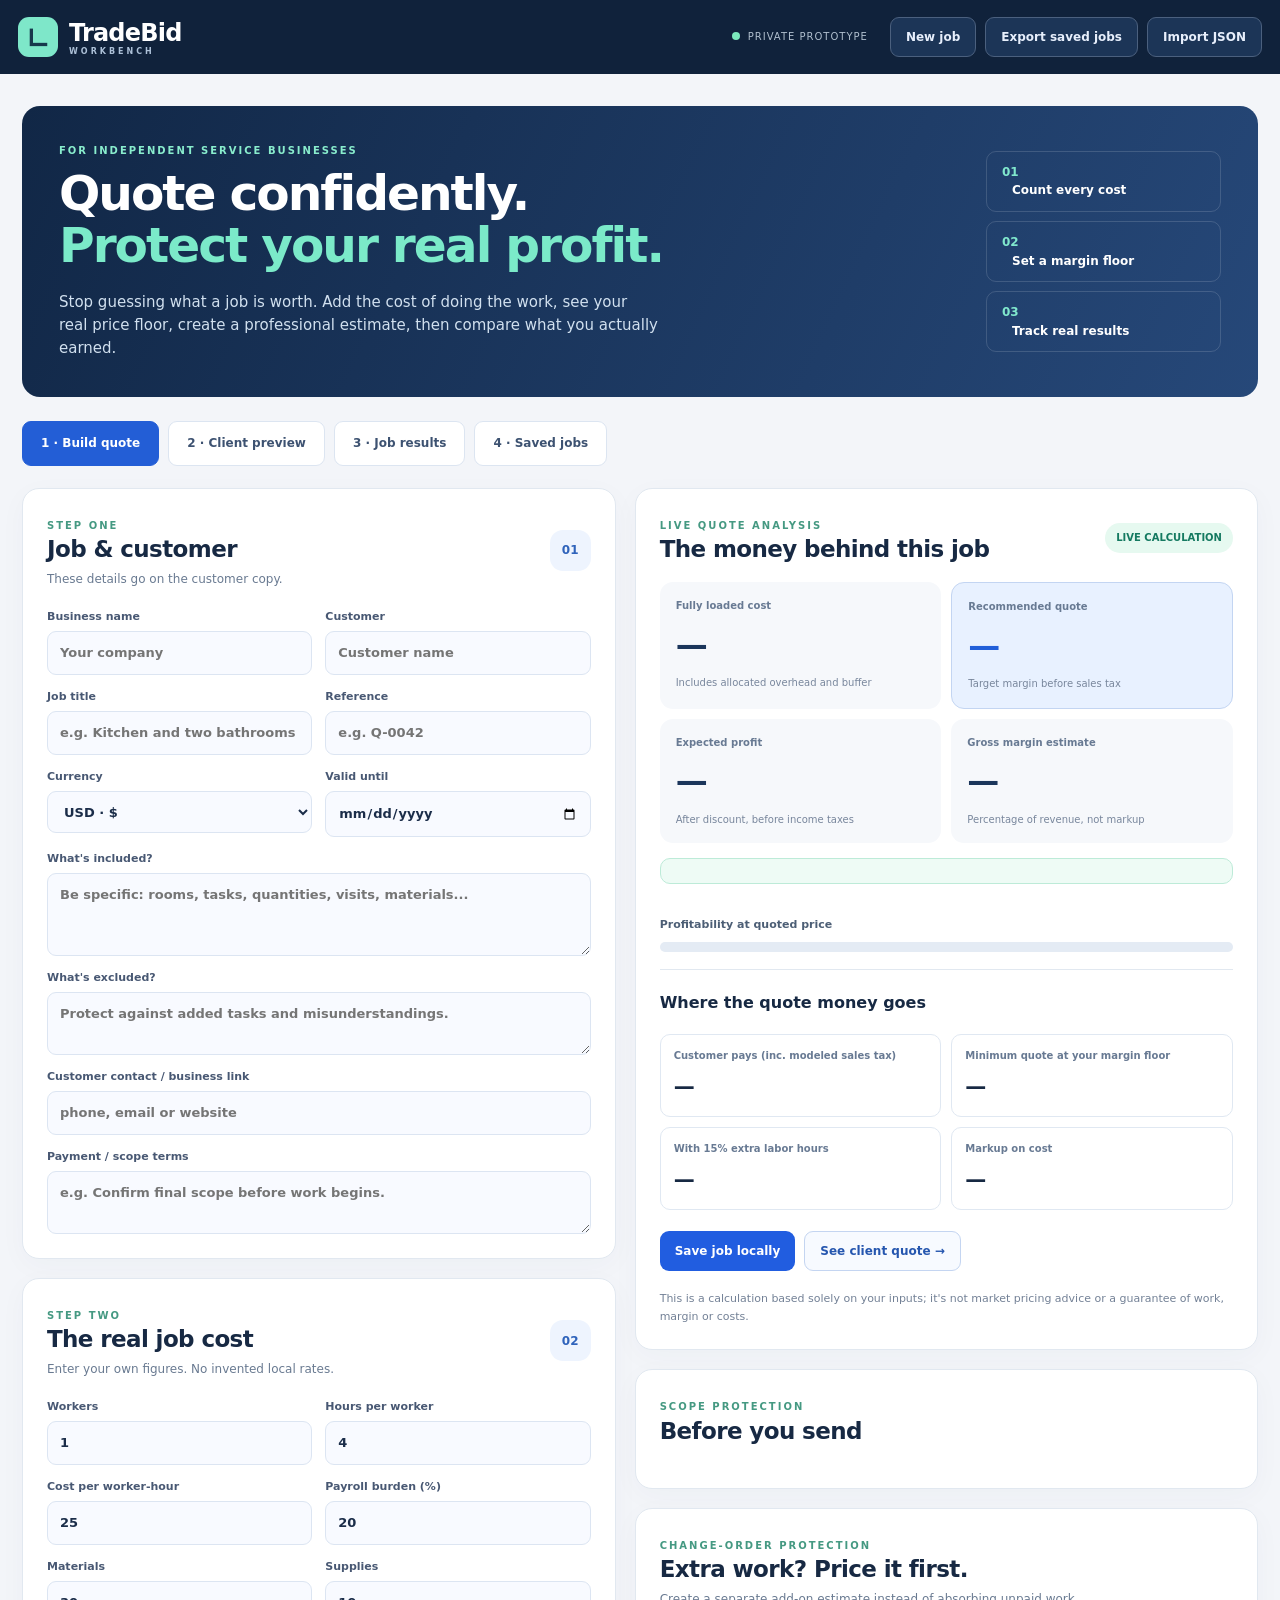
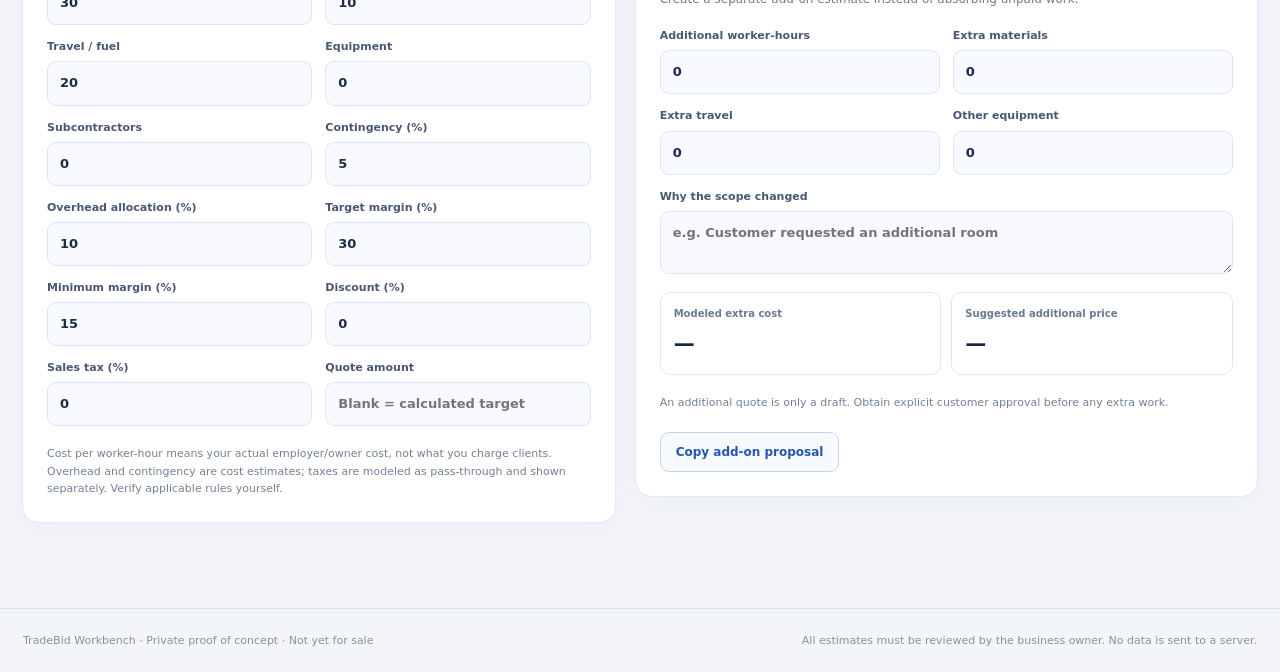
<file: index.html>
<!doctype html><html lang="en"><head><meta charset="utf-8"><title>TradeBid Workbench Beta</title><meta http-equiv="refresh" content="0;url=./app/index.html"><meta name="robots" content="noindex,nofollow"></head><body><p>TradeBid free beta: <a href="./app/index.html">Open the workbench</a>.</p></body></html>
</file>
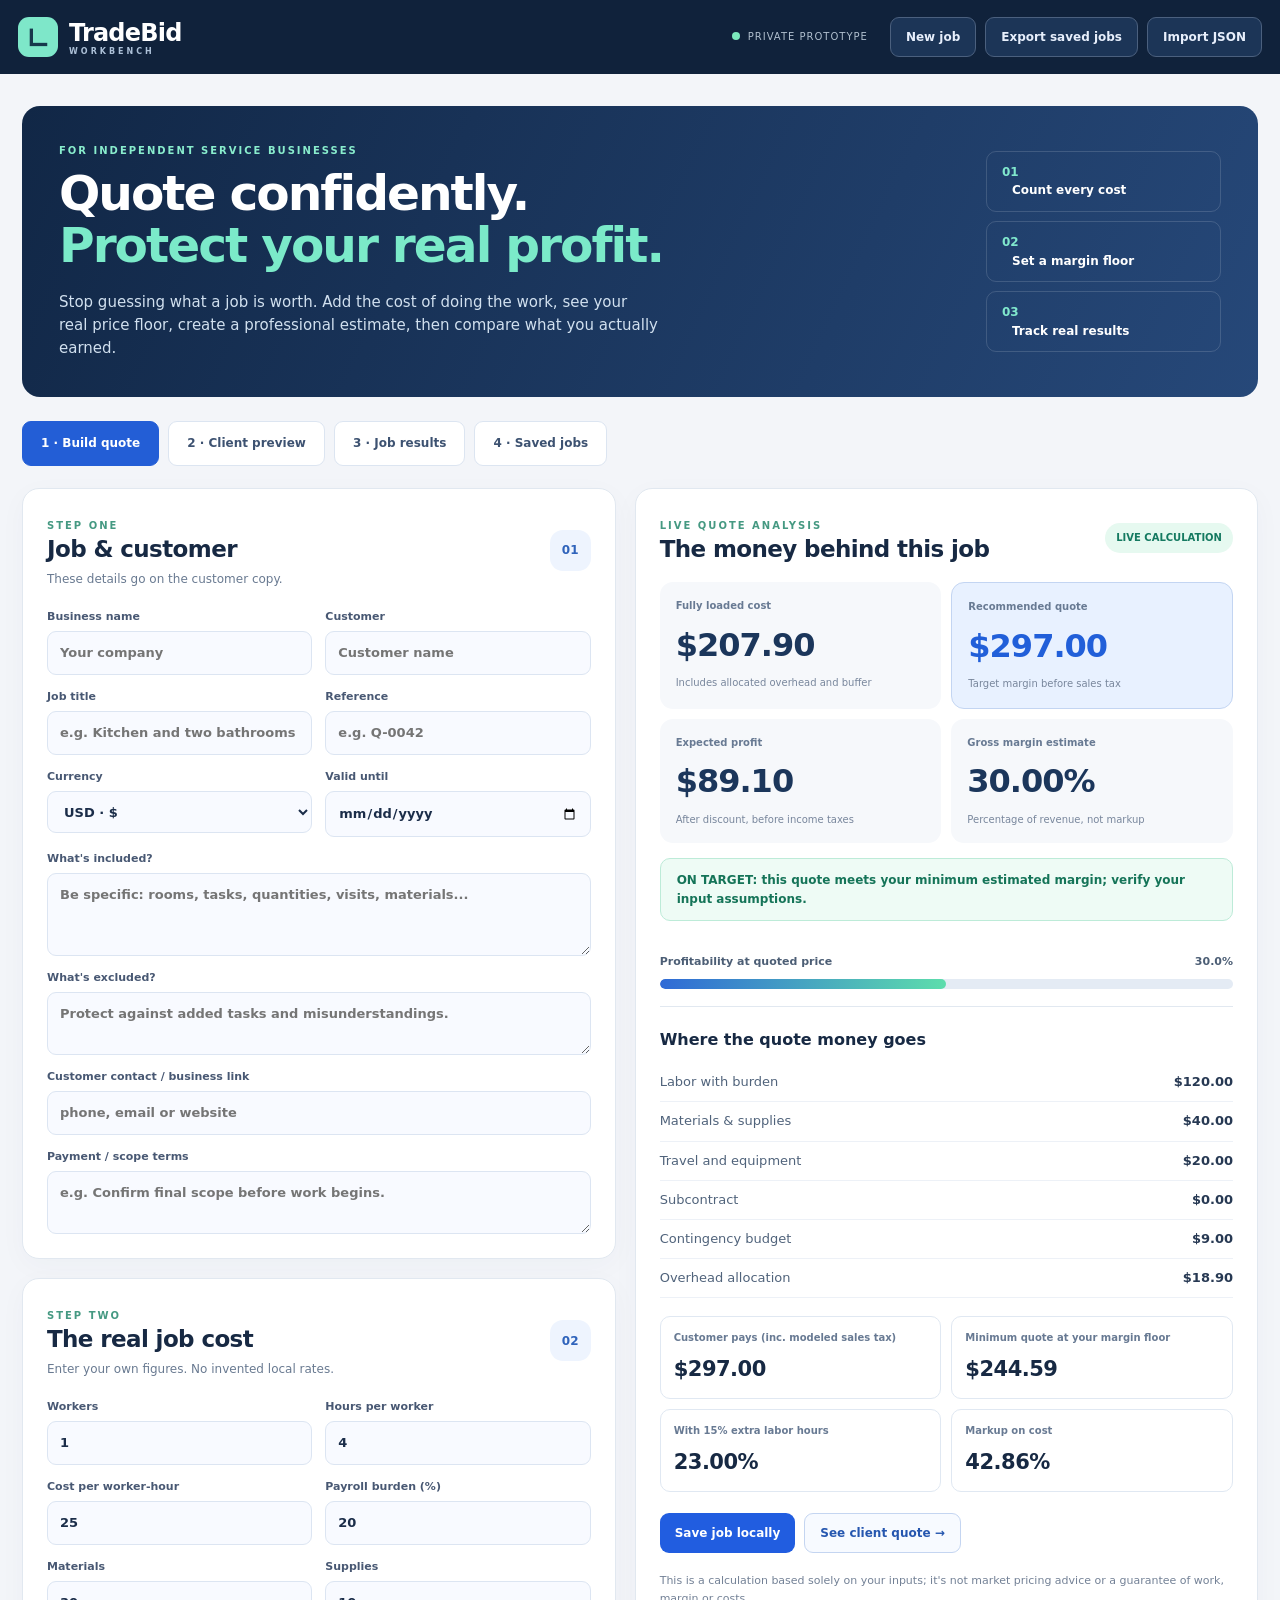
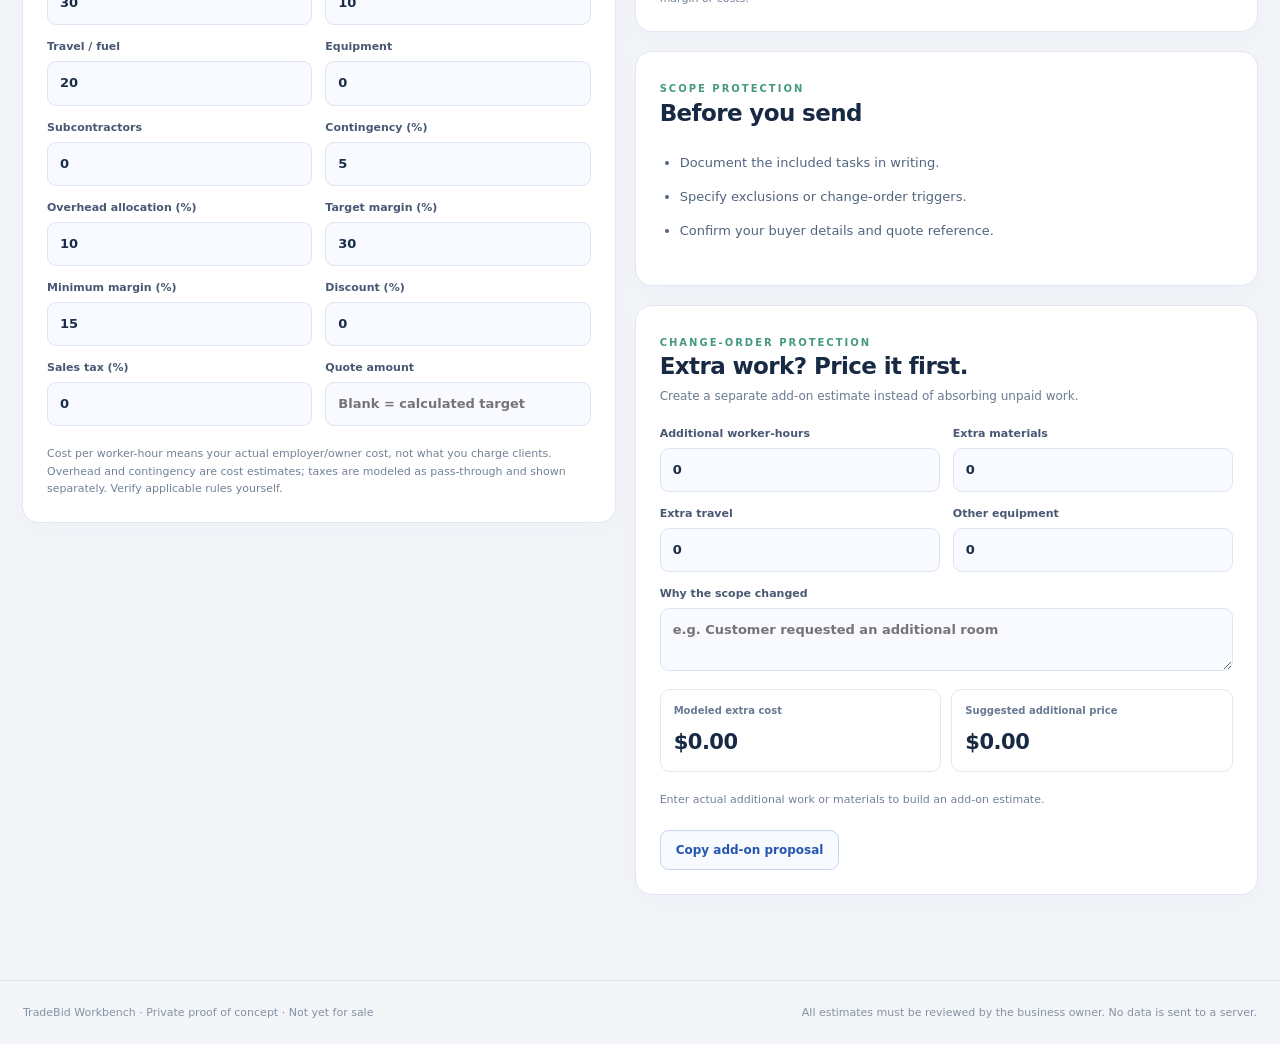
<file: app/index.html>
<!doctype html>
<html lang="en">
<head>
<meta charset="utf-8">
<meta name="viewport" content="width=device-width, initial-scale=1">
<meta name="color-scheme" content="light">
<title>TradeBid Workbench — Quote with your margin in sight</title>
<meta name="description" content="A private prototype for building cost-aware quotes and checking actual project margins. Not a financial or tax service.">
<link rel="stylesheet" href="./styles.css">
</head>
<body>
<header class="top">
 <a class="brand" href="./" aria-label="TradeBid Workbench home"><span class="logo">∟</span><span>TradeBid<small>WORKBENCH</small></span></a>
 <div class="header-right"><span class="status"> <span class="dot"></span> PRIVATE PROTOTYPE</span><button class="ghost" id="newJob">New job</button><button class="ghost" id="exportAll">Export saved jobs</button><button class="ghost" id="importTrigger">Import JSON</button><input id="importFile" type="file" accept="application/json" hidden></div>
</header>
<main class="container">
 <section class="hero"><div><p class="eyebrow">FOR INDEPENDENT SERVICE BUSINESSES</p><h1>Quote confidently.<br><span>Protect your real profit.</span></h1><p>Stop guessing what a job is worth. Add the cost of doing the work, see your real price floor, create a professional estimate, then compare what you actually earned.</p></div><div class="hero-points"><span>01<br><strong>Count every cost</strong></span><span>02<br><strong>Set a margin floor</strong></span><span>03<br><strong>Track real results</strong></span></div></section>
 <nav class="tabs" aria-label="Workflow"><button class="tab current" type="button" data-tab="quote">1 · Build quote</button><button class="tab" type="button" data-tab="client">2 · Client preview</button><button class="tab" type="button" data-tab="actual">3 · Job results</button><button class="tab" type="button" data-tab="history">4 · Saved jobs</button></nav>
 <div id="errors" role="alert" aria-live="assertive" hidden></div>
 <section id="quoteTab" class="tab-panel visible">
 <div class="layout">
 <div class="stack">
 <section class="card"><div class="card-head"><div><span class="eyebrow">STEP ONE</span><h2>Job &amp; customer</h2><p>These details go on the customer copy.</p></div><span class="icon">01</span></div>
 <div class="fields">
 <label>Business name <input id="business" placeholder="Your company" maxlength="90"></label>
 <label>Customer <input id="customer" placeholder="Customer name" maxlength="90"></label>
 <label>Job title <input id="job" placeholder="e.g. Kitchen and two bathrooms" maxlength="150"></label>
 <label>Reference <input id="reference" placeholder="e.g. Q-0042" maxlength="50"></label>
 <label>Currency <select id="currency"><option value="USD">USD · $</option><option value="ILS">ILS · ₪</option><option value="GBP">GBP · £</option><option value="EUR">EUR · €</option></select></label>
 <label>Valid until <input id="validUntil" type="date"></label>
 <label class="wide">What's included? <textarea id="scope" rows="3" placeholder="Be specific: rooms, tasks, quantities, visits, materials..." maxlength="1600"></textarea></label>
 <label class="wide">What's excluded? <textarea id="excluded" rows="2" placeholder="Protect against added tasks and misunderstandings." maxlength="1000"></textarea></label>
 <label class="wide">Customer contact / business link <input id="contact" placeholder="phone, email or website" maxlength="200"></label>
 <label class="wide">Payment / scope terms <textarea id="terms" rows="2" maxlength="900" placeholder="e.g. Confirm final scope before work begins."></textarea></label>
 </div></section>
 <section class="card"><div class="card-head"><div><span class="eyebrow">STEP TWO</span><h2>The real job cost</h2><p>Enter your own figures. No invented local rates.</p></div><span class="icon">02</span></div>
 <div class="fields">
 <label>Workers <input type="number" id="crew" min="0" step="1" value="1"></label>
 <label>Hours per worker <input type="number" id="hours" min="0" step="0.25" value="4"></label>
 <label>Cost per worker-hour <input type="number" id="hourly" min="0" step="0.01" value="25"></label>
 <label>Payroll burden (%) <input type="number" id="laborBurden" min="0" max="100" value="20" step="0.5"></label>
 <label>Materials <input type="number" id="materials" min="0" value="30" step=".01"></label>
 <label>Supplies <input type="number" id="supplies" min="0" value="10" step=".01"></label>
 <label>Travel / fuel <input type="number" id="travel" min="0" value="20" step=".01"></label>
 <label>Equipment <input type="number" id="tools" min="0" value="0" step=".01"></label>
 <label>Subcontractors <input type="number" id="subcontract" min="0" value="0" step=".01"></label>
 <label>Contingency (%) <input type="number" id="contingency" min="0" max="100" value="5" step="0.5"></label>
 <label>Overhead allocation (%) <input type="number" id="overhead" min="0" max="100" value="10" step=".5"></label>
 <label>Target margin (%) <input type="number" id="targetMargin" min="0" max="89" value="30" step=".5"></label>
 <label>Minimum margin (%) <input type="number" id="minMargin" min="0" max="89" value="15" step=".5"></label>
 <label>Discount (%) <input type="number" id="discount" min="0" max="100" value="0" step=".5"></label>
 <label>Sales tax (%) <input type="number" id="taxRate" min="0" max="100" value="0" step=".5"></label>
 <label>Quote amount <input type="number" id="quote" min="0" step=".01" placeholder="Blank = calculated target"></label>
 </div><p class="note">Cost per worker-hour means your actual employer/owner cost, not what you charge clients. Overhead and contingency are cost estimates; taxes are modeled as pass-through and shown separately. Verify applicable rules yourself.</p>
 </section>
 </div>
 <div class="stack">
 <section class="card dashboard"><div class="card-head"><div><span class="eyebrow">LIVE QUOTE ANALYSIS</span><h2>The money behind this job</h2></div><span class="live">LIVE CALCULATION</span></div>
 <div class="stats"><div class="stat"><small>Fully loaded cost</small><strong id="costNumber">—</strong><span>Includes allocated overhead and buffer</span></div><div class="stat highlight"><small>Recommended quote</small><strong id="suggestedNumber">—</strong><span>Target margin before sales tax</span></div><div class="stat"><small>Expected profit</small><strong id="profitNumber">—</strong><span>After discount, before income taxes</span></div><div class="stat"><small>Gross margin estimate</small><strong id="marginNumber">—</strong><span>Percentage of revenue, not markup</span></div></div>
 <div class="flag" id="marginFlag" role="status"></div>
 <div class="bar-block"><div class="bar-text"><span>Profitability at quoted price</span><strong id="marginBarLabel"></strong></div><div class="track"><div id="marginBar" class="fill"></div></div></div>
 <div class="breakdown"><h3>Where the quote money goes</h3><div id="costBreakdown" class="rows"></div></div>
 <div class="analysis-grid"><div class="mini-stat"><small>Customer pays (inc. modeled sales tax)</small><strong id="customerTotal">—</strong></div><div class="mini-stat"><small>Minimum quote at your margin floor</small><strong id="minimumPrice">—</strong></div><div class="mini-stat"><small>With 15% extra labor hours</small><strong id="stressMargin">—</strong></div><div class="mini-stat"><small>Markup on cost</small><strong id="markup">—</strong></div></div>
 <div class="actions"><button id="saveJob" class="primary">Save job locally</button><button id="openPreview" class="secondary">See client quote →</button></div>
 <p class="note">This is a calculation based solely on your inputs; it's not market pricing advice or a guarantee of work, margin or costs.</p>
 </section>
 <section class="card"><div class="card-head"><div><span class="eyebrow">SCOPE PROTECTION</span><h2>Before you send</h2></div></div><ul class="guardrails" id="guardrails"></ul></section>
 <section class="card"><div class="card-head"><div><span class="eyebrow">CHANGE-ORDER PROTECTION</span><h2>Extra work? Price it first.</h2><p>Create a separate add-on estimate instead of absorbing unpaid work.</p></div></div>
 <div class="fields">
 <label>Additional worker-hours <input id="scopeExtraHours" type="number" min="0" value="0" step=".25"></label>
 <label>Extra materials <input id="scopeExtraMaterials" type="number" min="0" value="0" step=".01"></label>
 <label>Extra travel <input id="scopeExtraTravel" type="number" min="0" value="0" step=".01"></label>
 <label>Other equipment <input id="scopeExtraEquipment" type="number" min="0" value="0" step=".01"></label>
 <label class="wide">Why the scope changed <textarea id="scopeExtraNotes" rows="2" maxlength="600" placeholder="e.g. Customer requested an additional room"></textarea></label>
 </div><div class="analysis-grid"><div class="mini-stat"><small>Modeled extra cost</small><strong id="extraCost">—</strong></div><div class="mini-stat"><small>Suggested additional price</small><strong id="extraPrice">—</strong></div></div>
 <p class="note" id="extraWarning">An additional quote is only a draft. Obtain explicit customer approval before any extra work.</p>
 <div class="actions"><button class="secondary" id="copyChangeOrder">Copy add-on proposal</button></div>
 </section>
 </div>
 </div></section>
 <section id="clientTab" class="tab-panel"><div class="preview-layout"><section class="card"><div class="card-head"><div><span class="eyebrow">CLIENT-FACING OUTPUT</span><h2>Professional estimate</h2><p>Only scope and customer price are shown. Your labor cost and profit are private.</p></div></div><div id="quotePreview" class="quote-paper"></div><div class="actions"><button class="primary" id="printQuote">Print / save PDF</button><button class="secondary" id="copyEmail">Copy quote email</button></div></section><aside class="card"><h3>Before sending</h3><ol class="checklist"><li>Check the exact area and work included.</li><li>Explain what's excluded and what requires a new price.</li><li>Verify sales tax and contract requirements in your location.</li><li>Confirm the quote validity date.</li><li>Get written acceptance before work starts.</li></ol><p class="note">This file does not send emails, collect deposits, create e-signatures or automatically accept an order.</p></aside></div></section>
 <section id="actualTab" class="tab-panel"><div class="layout"><section class="card"><div class="card-head"><div><span class="eyebrow">AFTER THE JOB</span><h2>What did the job really cost?</h2><p>Track actual spending and learn from estimates.</p></div></div><div class="fields"><label>Actual workers <input type="number" min="0" id="actualCrew" value="1"></label><label>Hours per worker <input type="number" min="0" id="actualHours" value="4" step=".25"></label><label>Cost per hour <input type="number" min="0" id="actualHourly" value="25" step=".01"></label><label>Materials <input type="number" min="0" id="actualMaterials" value="30" step=".01"></label><label>Supplies <input type="number" min="0" id="actualSupplies" value="10" step=".01"></label><label>Travel <input type="number" min="0" id="actualTravel" value="20" step=".01"></label><label>Equipment <input type="number" min="0" id="actualTools" value="0" step=".01"></label><label>Subcontractors <input type="number" min="0" id="actualSubcontract" value="0" step=".01"></label></div><div class="actions"><button id="copyEstimateToActual" class="secondary">Start from estimate</button><button id="recordActual" class="primary">Record result locally</button></div></section><section class="card dashboard"><span class="eyebrow">ACTUAL VS QUOTED</span><h2>Find the cost that moved</h2><div class="stats"><div class="stat"><small>Actual allocated cost</small><strong id="actualCost">—</strong></div><div class="stat highlight"><small>Actual gross profit</small><strong id="actualProfit">—</strong></div><div class="stat"><small>Variance vs budget</small><strong id="actualVariance">—</strong></div><div class="stat"><small>Actual margin</small><strong id="actualMargin">—</strong></div></div><p class="note">Actual cost includes overhead allocated from real direct costs, but does not add a fictional "contingency" expense. This is not an accounting system.</p></section></div></section>
 <section id="historyTab" class="tab-panel"><section class="card"><div class="card-head"><div><span class="eyebrow">LOCAL WORKSPACE</span><h2>Saved jobs</h2><p>Saved only in this browser (not encrypted). Back up with Export JSON.</p></div><button id="exportCSV" class="secondary">Export CSV</button></div><div class="table-wrap"><table><thead><tr><th>Reference</th><th>Customer / job</th><th>Status</th><th>Quoted total</th><th>Profit estimate</th><th>Actions</th></tr></thead><tbody id="historyRows"></tbody></table></div><p id="emptyHistory" class="note">No jobs saved yet. Save a valid estimate to begin.</p></section></section>
</main>
<footer><span>TradeBid Workbench · Private proof of concept · Not yet for sale</span><span>All estimates must be reviewed by the business owner. No data is sent to a server.</span></footer>
<div id="toast" class="toast" role="status" aria-live="polite"></div>
<script type="module" src="./app.mjs"></script>
</body>
</html>
</file>
<file: app/styles.css>
:root{font:15px/1.55 Inter,system-ui,-apple-system,"Segoe UI",sans-serif;color:#172943;background:#f3f5f9;--blue:#2a65d9;--navy:#101e32;--border:#e1e8f0;--sub:#697a91;--good:#0b8b68;--bad:#b53e44;--mint:#78e4c1}*{box-sizing:border-box}body{margin:0;min-width:300px}button,input,textarea,select{font:inherit}button{cursor:pointer;min-height:40px;border-radius:9px;border:0;font-weight:750;font-size:12px;padding:9px 15px}button:hover{filter:brightness(.97)}button:focus-visible,input:focus-visible,select:focus-visible,textarea:focus-visible{outline:3px solid #71abff;outline-offset:2px}.top{background:#10223b;color:white;min-height:74px;padding:14px max(18px,calc((100vw - 1470px)/2));display:flex;align-items:center;justify-content:space-between;gap:20px}.brand{color:#fff;text-decoration:none;display:flex;gap:11px;align-items:center;font-size:24px;font-weight:900;letter-spacing:-.8px}.brand small{display:block;font-size:8px;letter-spacing:3px;color:#adc1d8;margin-top:-6px}.logo{background:#7ee7c9;color:#17384c;display:grid;place-items:center;width:40px;height:40px;border-radius:11px;font-size:28px}.header-right{display:flex;gap:9px;align-items:center}.status{font-size:10px;letter-spacing:1px;color:#b0bfce;margin-right:13px}.dot{width:8px;height:8px;border-radius:50%;background:#7be9bd;display:inline-block;margin-right:4px}.ghost{color:#e7effc;border:1px solid #4b607e;background:#1c3557}.container{max-width:1480px;margin:0 auto;padding:16px 22px 85px}.hero{margin:16px 0 24px;background:linear-gradient(115deg,#112746,#264879);border-radius:18px;padding:37px;display:flex;justify-content:space-between;gap:30px;color:#fff;align-items:center}.hero h1{font-size:clamp(32px,3.8vw,57px);line-height:1.08;letter-spacing:-2px;margin:8px 0 19px}.hero h1 span{color:#7beac9}.hero p:not(.eyebrow){max-width:600px;margin:0;color:#d1e0ef}.eyebrow{font-size:10px;letter-spacing:2px;font-weight:900;color:#459982;margin:0 0 5px}.hero .eyebrow{color:#89edcd}.hero-points{display:grid;gap:9px;min-width:235px}.hero-points span{display:block;border:1px solid #ffffff24;border-radius:10px;padding:11px 15px;color:#81e8cd;font-weight:800;font-size:12px}.hero-points strong{color:#fff;display:inline-block;margin-left:10px;font-weight:750}.tabs{display:flex;gap:9px;margin-bottom:22px;overflow:auto;scrollbar-width:thin}.tab{white-space:nowrap;color:#3d5271;border:1px solid #dce5f1;background:#fff;padding:12px 18px}.tab.current{background:#235ed6;color:white;border-color:#235ed6}.tab-panel{display:none}.tab-panel.visible{display:block}.layout{display:grid;grid-template-columns:minmax(310px,1fr) minmax(340px,1.05fr);gap:19px;align-items:start}.stack{display:grid;gap:19px;min-width:0}.card{background:#fff;border:1px solid var(--border);border-radius:17px;padding:24px;box-shadow:0 7px 28px #1e335008;min-width:0}.card-head{display:flex;align-items:center;justify-content:space-between;gap:10px;margin:0 0 19px}.card h2{font-size:23px;letter-spacing:-.6px;margin:0;line-height:1.17}.card h3{font-size:16px;margin:10px 0}.card-head p{font-size:12px;color:var(--sub);margin:7px 0 0}.icon{font-size:12px;display:grid;place-items:center;width:41px;height:41px;border-radius:13px;background:#eef4fe;color:#2f63bb;font-weight:900}.fields{display:grid;grid-template-columns:repeat(2,minmax(0,1fr));gap:13px}.fields label{color:#485873;font-weight:750;font-size:11px}.fields .wide{grid-column:1/-1}.fields input,.fields textarea,.fields select{display:block;width:100%;max-width:100%;padding:11px 12px;margin-top:6px;min-height:42px;background:#f8faff;border:1px solid #dce5f2;border-radius:9px;color:#1b2d49;font-size:13px}.fields textarea{resize:vertical;line-height:1.5}.fields input:focus,.fields textarea:focus{background:#fff;border-color:#4b78d9}.note{color:#738196;font-size:11px;line-height:1.6;margin:19px 0 0}.live{font-size:10px;color:#157a61;background:#e6f9f0;border-radius:25px;padding:7px 11px;white-space:nowrap;font-weight:900}.stats{display:grid;grid-template-columns:repeat(2,minmax(0,1fr));gap:10px}.stat{background:#f6f8fb;border-radius:13px;padding:16px;min-width:0}.stat.highlight{background:#e8f1ff;border:1px solid #c3d5f2}.stat small,.mini-stat small{display:block;color:#687a93;font-weight:700;font-size:10px}.stat strong{display:block;font-size:clamp(21px,2.5vw,33px);letter-spacing:-1px;color:#1b365b;margin:7px 0 5px;overflow-wrap:anywhere}.stat.highlight strong{color:#215fd9}.stat span{display:block;color:#78869c;font-size:10px}.flag{padding:12px 16px;border:1px solid #bdebd8;background:#eefbf5;border-radius:10px;margin:15px 0;color:#157458;font-size:12px;font-weight:800}.flag.danger{color:#a02a3c;background:#fff1f1;border-color:#fad1d1}.flag.warning{background:#fff8ec;color:#986217;border-color:#efdebf}.bar-block{padding:17px 0}.bar-text{display:flex;justify-content:space-between;align-items:center;font-size:11px;font-weight:800;color:#4c5e75}.track{height:10px;background:#e4ebf4;border-radius:20px;overflow:hidden;margin-top:9px}.fill{width:0;height:100%;border-radius:20px;background:linear-gradient(90deg,#2f6ad6,#5dddac);transition:width .2s}.fill.low{background:#df6879}.breakdown{border-top:1px solid var(--border);padding-top:11px}.rows .row{display:flex;align-items:center;justify-content:space-between;border-bottom:1px solid #edf1f7;padding:9px 0;color:#50637b;font-size:13px}.rows .row strong{color:#273953}.analysis-grid{display:grid;grid-template-columns:1fr 1fr;gap:10px;margin-top:18px}.mini-stat{border:1px solid #e0e8f2;border-radius:10px;padding:13px}.mini-stat strong{display:block;font-size:21px;letter-spacing:-.5px;margin-top:7px;overflow-wrap:anywhere}.actions{display:flex;gap:9px;flex-wrap:wrap;margin-top:21px}.primary{background:#215de0;color:white}.secondary{color:#2556af;border:1px solid #c4d5f1;background:#f7faff}.guardrails{padding:0 0 0 20px;color:#52657e;font-size:13px}.guardrails li{padding:7px 0}.preview-layout{display:grid;grid-template-columns:minmax(0,1fr) minmax(225px,300px);gap:20px;align-items:start}.quote-paper{border:1px solid #e0e4ed;border-radius:10px;max-width:820px;min-height:420px;margin:auto;overflow:hidden;padding:28px;background:#fff;box-shadow:0 15px 30px #1a2f4c0d;color:#27364b}.quote-paper .paper-head{display:flex;align-items:start;justify-content:space-between;gap:14px;padding:0 0 25px;border-bottom:3px solid #214f99}.quote-paper h2{font-size:29px;margin:0}.quote-paper .chip{font-size:11px;font-weight:850;color:#2e69bf;background:#edf5ff;border-radius:8px;padding:8px}.quote-paper .detail-grid{display:grid;grid-template-columns:1fr 1fr;gap:12px;margin:19px 0}.quote-paper label{color:#688099;font-weight:900;font-size:10px;text-transform:uppercase}.quote-paper p{white-space:pre-wrap;margin:5px 0 0}.quote-paper h3{margin:22px 0 6px;font-size:12px;text-transform:uppercase;letter-spacing:1px}.quote-paper .total{display:flex;justify-content:space-between;background:#eff5ff;padding:17px;margin-top:25px;border-radius:8px;font-weight:900;font-size:23px}.quote-paper .disclaimer{font-size:10px;color:#8190a6;margin-top:22px}.checklist{font-size:13px;color:#576981;padding-left:22px}.checklist li{padding:9px 0}.table-wrap{overflow:auto}table{width:100%;border-collapse:collapse;min-width:650px;font-size:12px;text-align:left}thead{background:#f3f7fd}th,td{padding:12px;border-bottom:1px solid #e6edf4;vertical-align:middle}td button{padding:7px 11px}.toast{position:fixed;bottom:25px;left:50%;transform:translate(-50%,10px);padding:12px 20px;border-radius:11px;background:#183250;color:#fff;box-shadow:0 11px 28px #0b27402e;opacity:0;pointer-events:none;transition:opacity .18s,transform .18s;font-weight:800;z-index:3}.toast.show{opacity:1;transform:translate(-50%,0)}#errors{background:#fff0f1;border:1px solid #e9b6be;padding:15px 17px;border-radius:10px;color:#a52b3c;margin-bottom:14px;font-weight:800;font-size:13px}footer{max-width:1470px;margin:auto;padding:23px;border-top:1px solid #dde4ed;display:flex;justify-content:space-between;gap:14px;color:#8492a4;font-size:11px}@media(max-width:1050px){.layout{grid-template-columns:1fr}.hero-points{display:none}.preview-layout{grid-template-columns:1fr}}@media(max-width:600px){.top{padding:12px}.brand{font-size:20px}.header-right .status{display:none}.header-right .ghost{font-size:10px;padding:8px}.container{padding:12px}.hero{padding:24px 20px}.hero h1{letter-spacing:-1px}.card{padding:17px}.fields{gap:10px}.stats,.analysis-grid{grid-template-columns:1fr 1fr}.stat{padding:12px}.stat strong{font-size:23px}.card h2{font-size:19px}.quote-paper{padding:17px}.quote-paper .detail-grid{grid-template-columns:1fr}.quote-paper .total{font-size:20px}footer{display:block;padding:17px}}@media print{body{background:#fff}.top,.hero,.tabs,.preview-layout aside,.card-head,.actions,footer{display:none!important}.container{padding:0}#clientTab{display:block!important}.preview-layout{display:block}.preview-layout>.card{border:0;box-shadow:none;padding:0}.quote-paper{border:0;box-shadow:none;max-width:none;padding:20px}@page{margin:14mm}}
</file>
